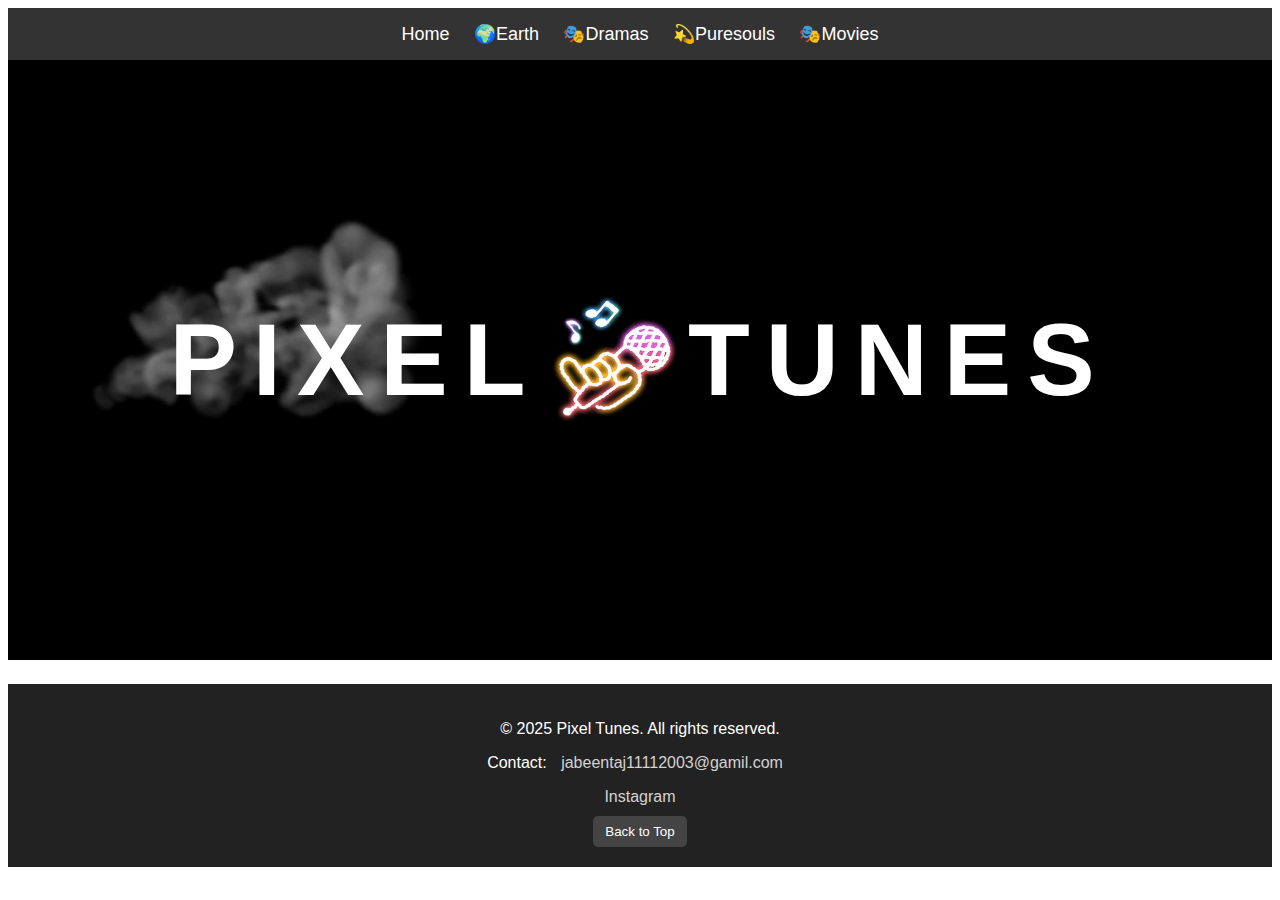
<file: index.html>
<!DOCTYPE html>
<html lang="en">
<head>
    <meta charset="UTF-8">
    <meta name="viewport" content="width=device-width, initial-scale=1.0">
           

    <title>Pixel Tunes</title>
    <link rel="icon" type="image/x-icon" href="pixelTunes.jpg">

    <style>
        body { font-family: Arial, sans-serif; text-align: center; }
        header { background: #333; color: white; padding: 15px; }
        header a { color: white; text-decoration: none; padding: 10px; font-size: 18px; }
        header a:hover { background: #555; }
        iframe { width: 100%; height: 600px; border: none; }
    </style>
</head>
<body>
<header>
    <a href="#" onclick="loadPage('intro.html')">Home</a>
    <a href="#" onclick="loadPage('Earth.html')">🌍Earth</a>
    <a href="#" onclick="loadPage('drama.html')">🎭Dramas</a>
    <a href="#" onclick="loadPage('puresouls.html')">💫Puresouls</a>
    <a href="#" onclick="loadPage('movie.html')">🎭Movies</a>
</header>

<iframe id="content-frame" src="intro.html"></iframe>
<footer>
    <p>&copy; 2025 Pixel Tunes. All rights reserved.</p>
    <p>Contact: <a href="mailto:jabeentaj11112003@gmail.com">jabeentaj11112003@gamil.com</a></p>
    
    <div>
    
     
        <a href="https://www.instagram.com/jabeen_taj_princess?igsh=YjZuYmtjbHlleXli" target="_blank">Instagram</a>
    </div>
    <button onclick="scrollToTop()">Back to Top</button>
</footer>

<script>
    function scrollToTop() {
        window.scrollTo({ top: 0, behavior: 'smooth' });
    }

    document.addEventListener("contextmenu", (event) => event.preventDefault());
    document.addEventListener("keydown", (event) => {
        if (event.ctrlKey && (event.key === "u" || event.key === "s" || event.key === "i" || event.key === "j")) {
            event.preventDefault();
        }
    });
</script>

<style>
    footer {
        background: #222;
        color: white;
        text-align: center;
        padding: 20px;
        margin-top: 20px;
        position: relative;
    }
    footer a {
        color: lightgray;
        text-decoration: none;
        margin: 0 10px;
    }
    footer a:hover {
        color: white;
    }
    button {
        margin-top: 10px;
        padding: 8px 12px;
        background: #444;
        color: white;
        border: none;
        cursor: pointer;
        border-radius: 5px;
    }
    button:hover {
        background: #666;
    }
</style>


<script>
    function loadPage(page) {
        document.getElementById("content-frame").src = page;
    }
</script>
</body>
</html>
</file>
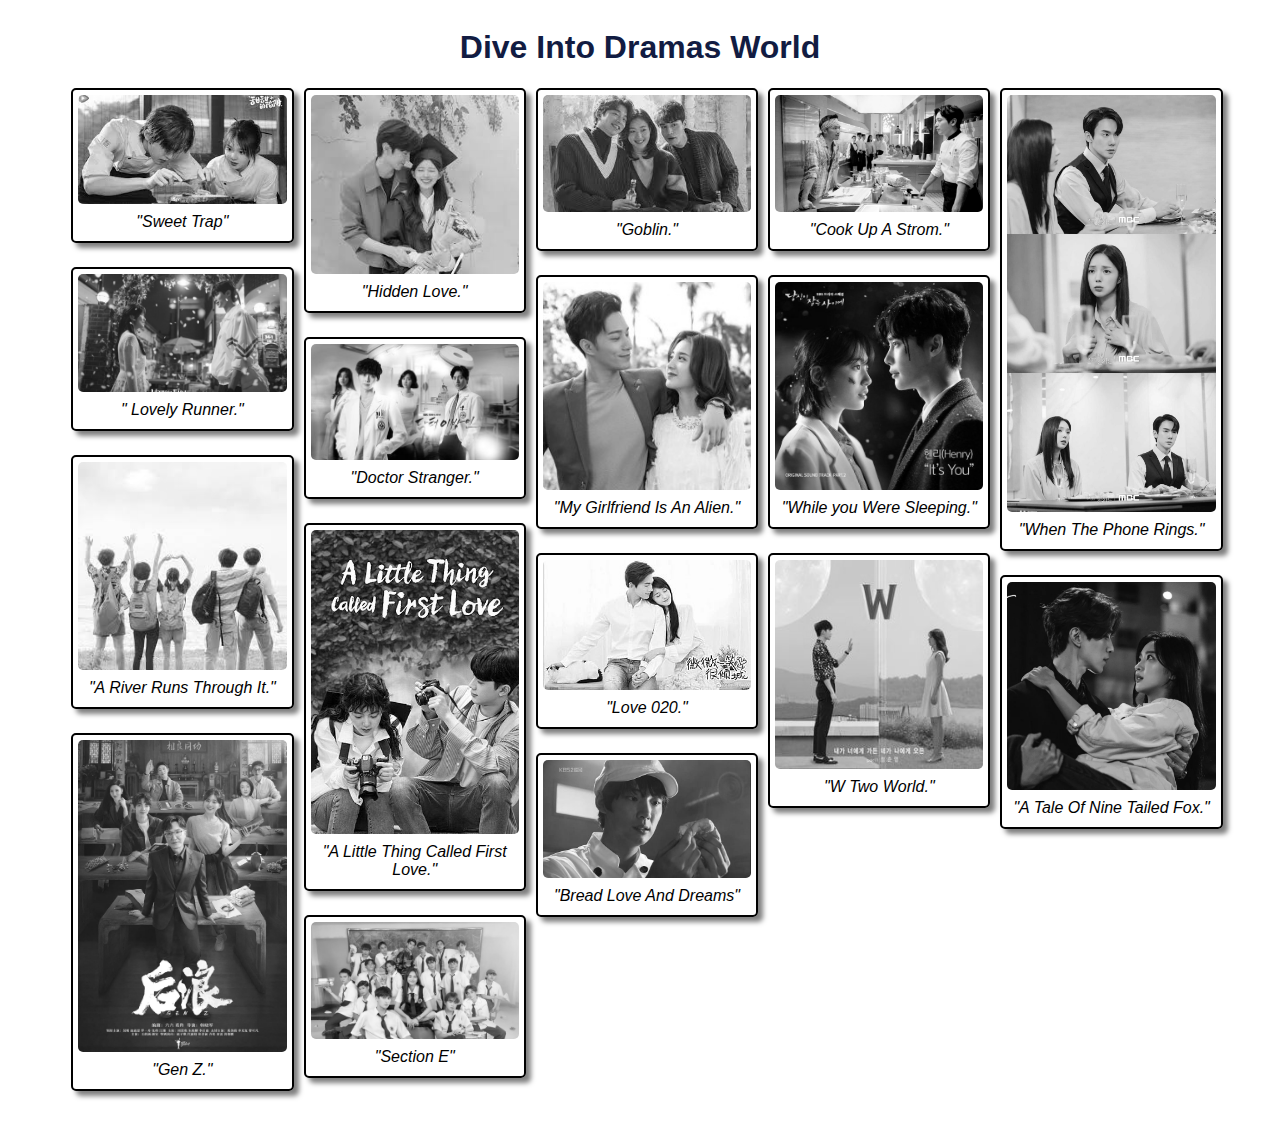
<file: drama.html>
<!DOCTYPE html>
<html>
    <head>
        <link rel="stylesheet" href="styles.css">
        <title>IMG </title>
    </head>


   
<h1>Dive Into Dramas World</h1>

<div class="grid-container">
  <div>
    <img class='grid-item grid-item-1' src='image for drama/img12 sweet trap.jpeg' alt='sweet trap' data-audio="sweettrap-audio">
    <p>"Sweet Trap"</p>
    <audio id="sweettrap-audio">
      <source src="drama audio/sweet trapp.mp3" type="audio/mpeg">
      Your browser does not support the audio element.
    </audio>
  </div>

  <div>
    <img class='grid-item grid-item-2' src='image for drama/img1 lovely runner.webp' alt='Lr' data-audio="runner-audio">
    <p>" Lovely Runner."</p>
    <audio id="runner-audio">
      <source src="drama audio/lovely runner.mp3" type="audio/mpeg">
      Your browser does not support the audio element.
    </audio>
  </div>

  <div>
    <img class='grid-item grid-item-3' src='image for drama/img2 river runs.jpeg' alt='river' data-audio="river-audio">
    <p>"A River Runs Through It."</p>
    <audio id="river-audio">
      <source src="drama audio/river runs through it.mp3" type="audio/mpeg">
      Your browser does not support the audio element.
    </audio>
  </div>

  <div>
    <img class='grid-item grid-item-4' src='image for drama/img3 genz.jpg' alt='genz' data-audio="genz-audio">
    <p>"Gen Z."</p>
    <audio id="genz-audio">
      <source src="drama audio/genz.mp3" type="audio/mpeg">
      Your browser does not support the audio element.
    </audio>
  </div>

  <div>
    <img class='grid-item grid-item-5' src='image for drama/img3 hidden love.jpeg' alt='Hl' data-audio="hidden-audio">
    <p>"Hidden Love."</p><audio id="hidden-audio">
      <source src="drama audio/hidden lovee.mp3" type="audio/mpeg">
      Your browser does not support the audio element.
    </audio>
  </div>

  <div>
    <img class='grid-item grid-item-11' src='image for drama/img10 doc stranger.jpg' alt='Doc' data-audio="doc-audio">
    <p>"Doctor Stranger."</p>
    <audio id="doc-audio">
      <source src="drama audio/Doc stranger.mp3" type="audio/mpeg">
      Your browser does not support the audio element.
    </audio>
  </div>

  <div>
    <img class='grid-item grid-item-6' src='image for drama/img4 little thing.jpg' alt='Lh' data-audio="littlething-audio">
    <p>"A Little Thing Called First Love."</p>
    <audio id="littlething-audio">
      <source src="drama audio/A little thing called 1st love.mp3" type="audio/mpeg">
      Your browser does not support the audio element.
    </audio>
  </div>

  <div>
    <img class='grid-item grid-item-7' src='image for drama/img5 secE.avif' alt='Se' data-audio="secE-audio">
    <p>"Section E"</p>
    <audio id="secE-audio">
      <source src="drama audio/secE.mp3" type="audio/mpeg">
      Your browser does not support the audio element.
    </audio>
  </div>

  <div>
    <img class='grid-item grid-item-8' src='image for drama/img6 goblin.jpeg' alt='Gob' data-audio="Goblin-audio">
    <p>"Goblin."</p>
    <audio id="Goblin-audio">
      <source src="drama audio/goblin.mp3" type="audio/mpeg">
      Your browser does not support the audio element.
    </audio>
  </div>

  <div>
    <img class='grid-item grid-item-9' src='image for drama/img7 my girlfrnd.jpg' alt='Mga' data-audio="alien-audio">
    <p>"My Girlfriend Is An Alien."</p>
    <audio id="alien-audio">
      <source src="drama audio/my girlfriend is an alien.mp3" type="audio/mpeg">
      Your browser does not support the audio element.
    </audio>
  </div>

  <div>
    <img class='grid-item grid-item-10' src='image for drama/img9 020.jpg' alt='020' data-audio="020-audio">
    <p>"Love 020."</p>
    <audio id="020-audio">
      <source src="drama audio/love 020.mp3" type="audio/mpeg">
      Your browser does not support the audio element.
    </audio>
  </div>
  
  <div>
    <img class='grid-item grid-item-12' src='image for drama/img11 bread love and dreams.jpg' alt='bread' data-audio="bread-audio">
    <p>"Bread Love And Dreams"</p>
    <audio id="bread-audio">
      <source src="drama audio/bread love.mp3" type="audio/mpeg">
      Your browser does not support the audio element.
    </audio>
  </div>

  <div>
    <img class='grid-item grid-item-13' src='image for drama/img11 cook up a strom.jpg' alt='cook' data-audio="cook-audio">
    <p>"Cook Up A Strom."</p>
    <audio id="cook-audio">
      <source src="drama audio/cook up.mp3" type="audio/mpeg">
      Your browser does not support the audio element.
    </audio>
  </div>

  <div>
    <img class='grid-item grid-item-14' src='image for drama/img13 while you were sleeping.jpg' alt='sleep' data-audio="whileusleep-audio">
    <p>"While you Were Sleeping."</p>
    <audio id="whileusleep-audio">
      <source src="drama audio/sleep.mp3" type="audio/mpeg">
      Your browser does not support the audio element.
    </audio>
  </div>

  <div>
    <img class='grid-item grid-item-15' src='image for drama/imggg12 W world.jpg' alt='w world' data-audio="W world-audio">
    <p>"W Two World."</p>
    <audio id="W world-audio">
      <source src="drama audio/w world.mp3" type="audio/mpeg">
      Your browser does not support the audio element.
    </audio>
  </div>

  <div>
    <img class='grid-item grid-item-16' src='image for drama/img 13 when the phone rings.jpeg' alt='phone' data-audio="phone-audio">
    <p>"When The Phone Rings."</p>
    <audio id="phone-audio">
      <source src="drama audio/when the phone rings.mp3" type="audio/mpeg">
      Your browser does not support the audio element.
    </audio>
  </div>

  <div>
   <img class='grid-item grid-item-17' src='image for drama/img14 nine tailed.webp' alt='nine tailed'  data-audio="ninetailed-audio">
  <p>"A Tale Of Nine Tailed Fox."</p>
  <audio id="ninetailed-audio">
    <source src="drama audio/nine tailed fox.mp3" type="audio/mpeg">
    Your browser does not support the audio element.
  </audio>
</div>
<script src="Script.js"></script>

</div>
</html>
</file>
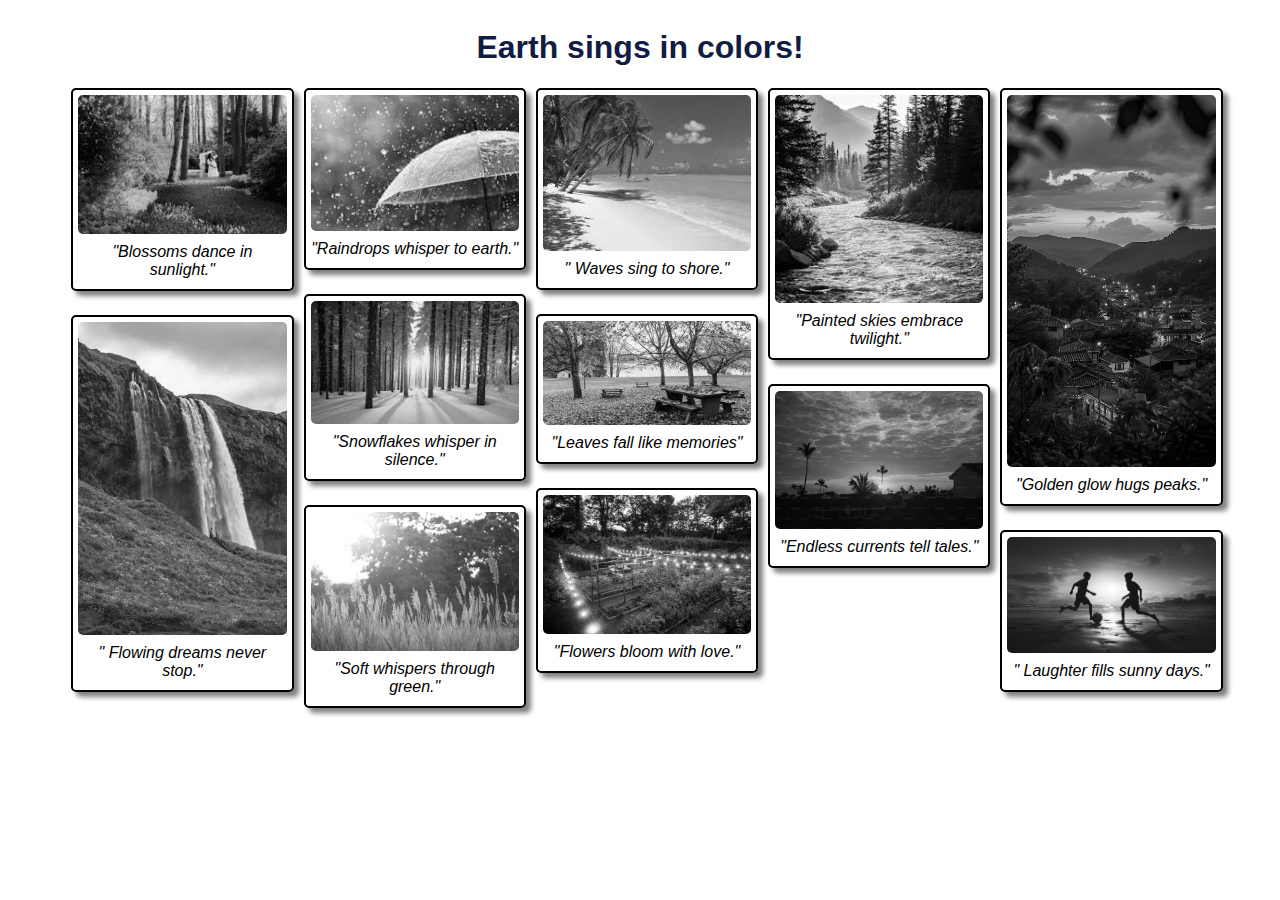
<file: Earth.html>
<!DOCTYPE html>
<html>
    <head>
        <link rel="stylesheet" href="styles.css">
        <title>IMG </title>
    </head>


<body>
<h1>Earth sings in colors!</h1>

<div class="grid-container">

  <div>
    <img class='grid-item grid-item-1' src='images/image1.jpeg' alt='spring' data-audio="springday-audio">
    <p>"Blossoms dance in sunlight."</p>
    <audio id="springday-audio">
      <source src="audio for  earth/spring day.mp3" type="audio/mpeg">
      Your browser does not support the audio element.
    </audio>
  </div>

  <div>
    <img class='grid-item grid-item-2' src='images/image2.avif' alt='waterfall' data-audio="waterfall-audio">
    <p>" Flowing dreams never stop."</p>
    <audio id="waterfall-audio">
      <source src="audio for  earth/waterfall.mp3" type="audio/mpeg">
      Your browser does not support the audio element.
    </audio>
  </div>

  <div>
    <img class='grid-item grid-item-3' src='images/image3.jpeg' alt='rain' data-audio="rain-audio">
    <p>"Raindrops whisper to earth."</p>
    <audio id="rain-audio">
      <source src="audio for  earth/rain.mp3" type="audio/mpeg">
      Your browser does not support the audio element.
    </audio>
  </div>

  <div>
    <img class='grid-item grid-item-4' src='images/image4.jpeg' alt='winter' data-audio="winter-audio">
    <p>"Snowflakes whisper in silence."</p>
    <audio id="winter-audio">
      <source src="audio for  earth/winter.mp3" type="audio/mpeg">
  </div>

  <div>
    <img class='grid-item grid-item-5' src='images/image5.avif' alt='grass breeze' data-audio="grass breeze-audio">
    <p>"Soft whispers through green."</p>
    <audio id="grass breeze-audio">
      <source src="audio for  earth/gentle breeze.mp3" type="audio/mpeg">
      Your browser does not support the audio element.
    </audio>
  </div>

  <div>
    <img class='grid-item grid-item-6' src='images/image6.jpeg' alt='beach' data-audio="beach-audio">
    <p>" Waves sing to shore."</p>
    <audio id="beach-audio">
      <source src="audio for  earth/beach.mp3" type="audio/mpeg">
      Your browser does not support the audio element.
    </audio>
  </div>

  <div>
    <img class='grid-item grid-item-7' src='images/image7.jpeg' alt='autumn' data-audio="autumn-audio">
    <p>"Leaves fall like memories"</p>
    <audio id="autumn-audio">
      <source src="audio for  earth/autumn.mp3" type="audio/mpeg">
      Your browser does not support the audio element.
    </audio>
  </div>

  <div>
    <img class='grid-item grid-item-8' src='images/image8.webp' alt='garden'data-audio="garden-audio">
    <p>"Flowers bloom with love."</p>
    <audio id="garden-audio">
      <source src="audio for  earth/garden.mp3" type="audio/mpeg">
      Your browser does not support the audio element.
    </audio>
  </div>
  
<div>
  <img class='grid-item grid-item-10' src='images/image9.jpeg' alt='river'data-audio="river-audio">
  <p>"Painted skies embrace twilight."</p>
  <audio id="river-audio">
    <source src="audio for  earth/river.mp3" type="audio/mpeg">
    Your browser does not support the audio element.
  </audio>
</div>



  <div>
    <img class='grid-item grid-item-11' src='images/image10.jpeg' alt='sunset'data-audio="sunset-audio">
    <p>"Endless currents tell tales."</p>
    <audio id="sunset-audio">
      <source src="audio for  earth/sunset.mp3" type="audio/mpeg">
      Your browser does not support the audio element.
    </audio>
  </div>

  <div>
    <img class='grid-item grid-item-12' src='images/image11.jpg' alt='mountain view' data-audio="mountain-audio">
    <p>"Golden glow hugs peaks."</p>
    <audio id="mountain-audio">
      <source src="audio for  earth/mountain.mp3" type="audio/mpeg">
      Your browser does not support the audio element.
  </audio>
  </div>

  <div>
    <img class='grid-item grid-item-9' src='images/summer.jpg' alt='spring' data-audio="summer-audio">
    <p>" Laughter fills sunny days."</p>
    <audio id="summer-audio">
      <source src="audio for  earth/summer.mp3" type="audio/mpeg">
      Your browser does not support the audio element.
    </audio>
  </div>

</div>
     <script src="Script.js"></script>
</body>
</html>
</file>
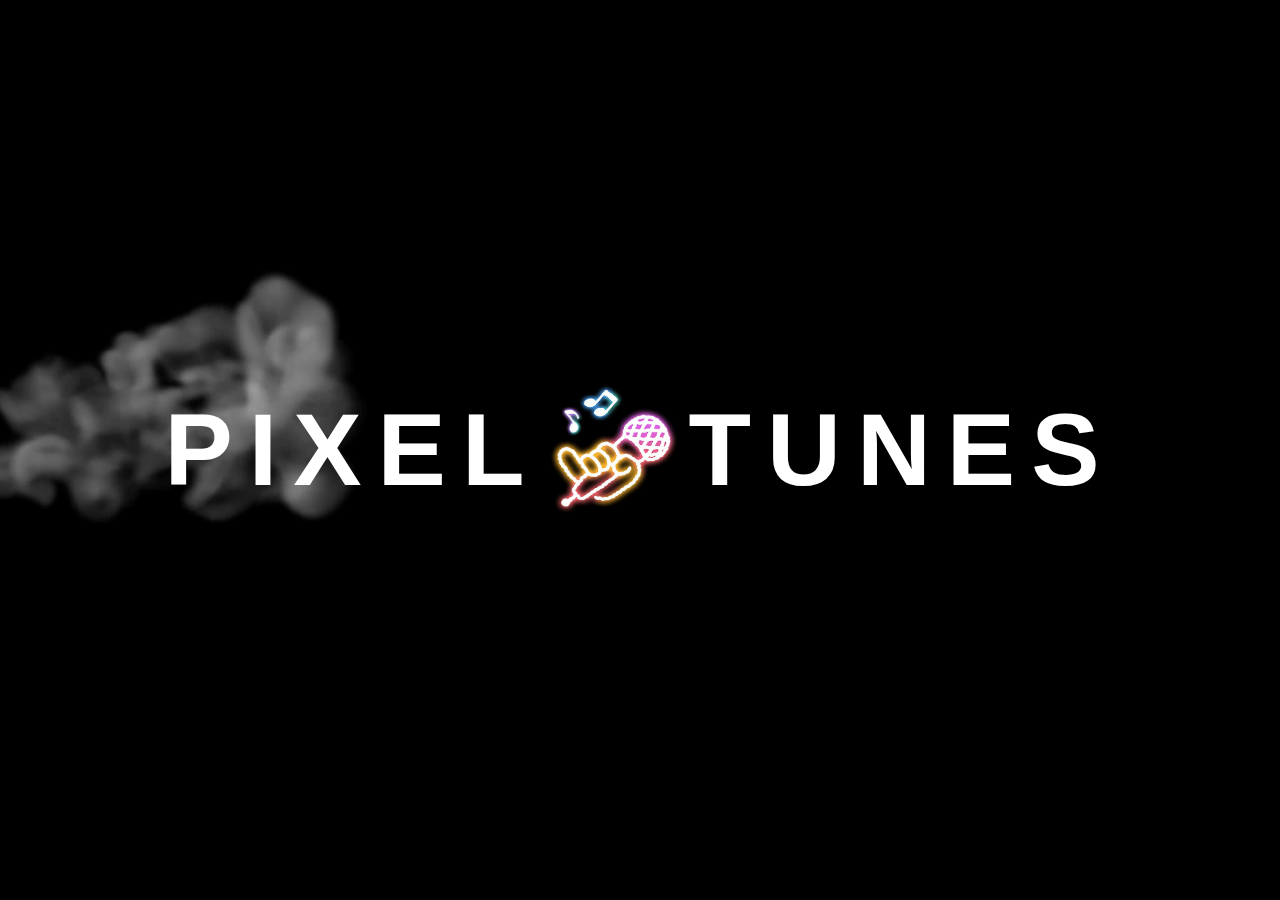
<file: intro.html>
<html lang="en">
    <head>
        <meta charset="UTF-8">
        <meta http-equiv="X-UA-Compatible"content="IE=edge">
        <meta name="viweport"content="width-device-width,initial-scale=1.0">
        <link rel="stylesheet"href="smoke.css">
        <title> smoke effect on name </title>
    </head>
    <body>
        <section>
            <video src="smoke.mp4"autoplay muted loop></video>
            <h1>
                <span>PIXEL</span>
                
                <span><img src="7.png" height="70px" width="70px"></span>

                <span>TUNES</span>
            </h1>
        </section>

    
    </body>
</html>
</file>
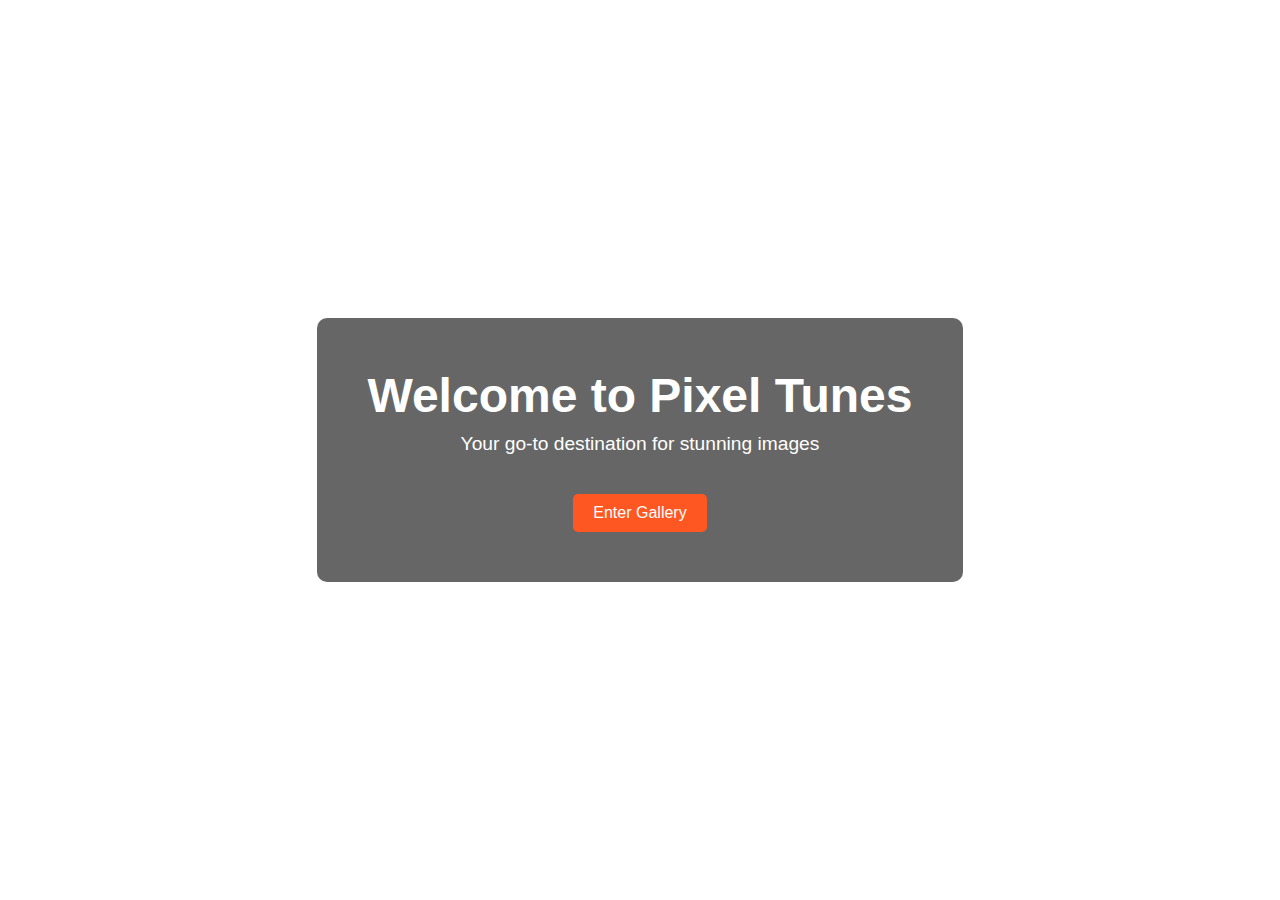
<file: intro2.html>
<!DOCTYPE html>
<html lang="en">
<head>
    <meta charset="UTF-8">
    <meta name="viewport" content="width=device-width, initial-scale=1.0">
    <title>Welcome to Pixel Tunes</title>
    <style>
        
        body {
            margin: 0;
            padding: 0;
            font-family: Arial, sans-serif;
            display: flex;
            justify-content: center;
            align-items: center;
            height: 100vh;
            background: url('https://source.unsplash.com/1600x900/?nature,landscape') no-repeat center center/cover;
            color: white;
            text-align: center;
        }
        .container {
            background: rgba(0, 0, 0, 0.6);
            padding: 50px;
            border-radius: 10px;
        }
        h1 {
            font-size: 3em;
            margin: 0;
        }
        p {
            font-size: 1.2em;
            margin-top: 10px;
        }
        .btn {
            display: inline-block;
            margin-top: 20px;
            padding: 10px 20px;
            font-size: 1em;
            color: white;
            background: #ff5722;
            text-decoration: none;
            border-radius: 5px;
            transition: 0.3s;
        }
        .btn:hover {
            background: #e64a19;
        }
    </style>
</head>
<body>
    <div class="container">
        <h1>Welcome to Pixel Tunes</h1>
        <p>Your go-to destination for stunning images</p>
        <a href="gallery.html" class="btn">Enter Gallery</a>
    </div>
</body>
</html>
</file>
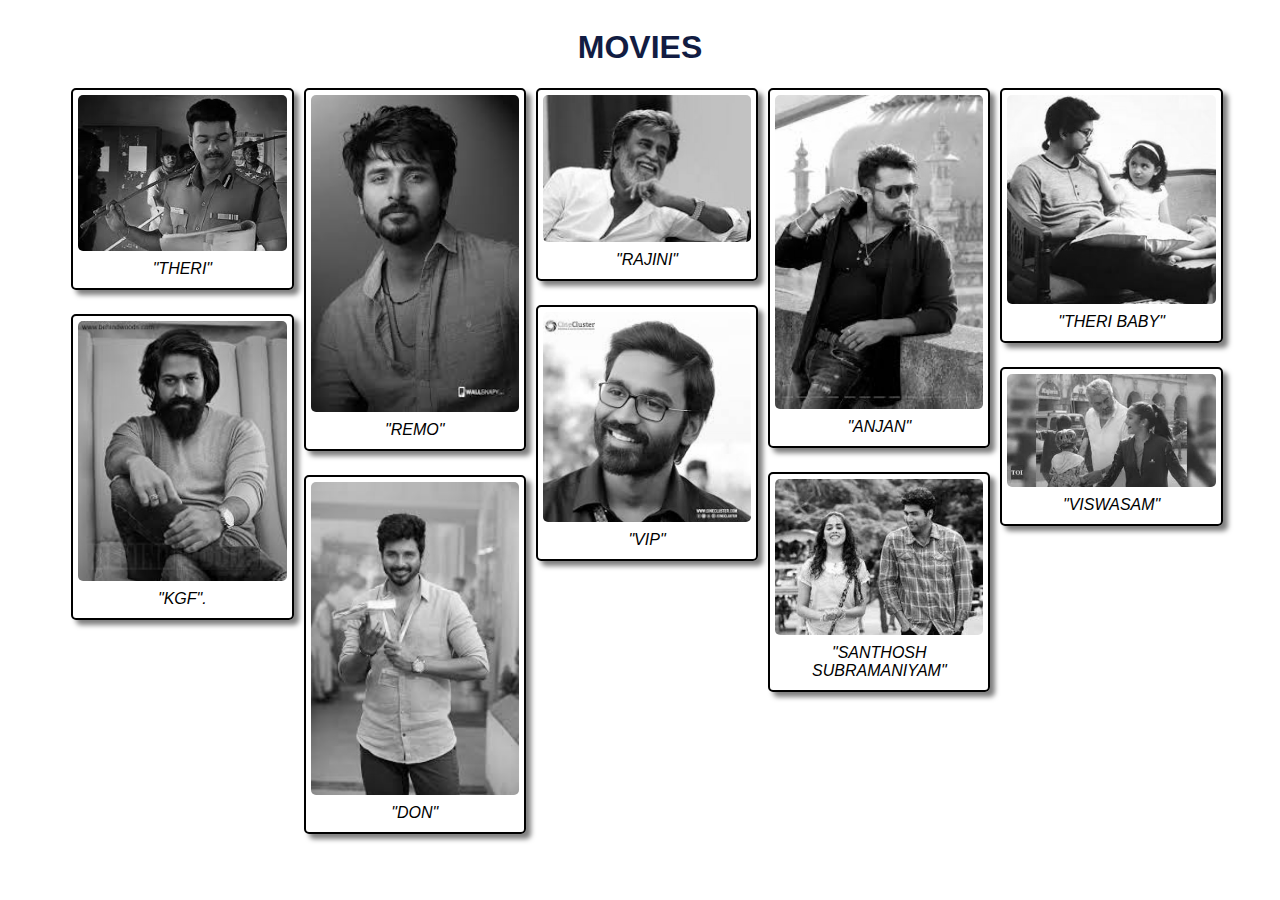
<file: movie.html>
<!DOCTYPE html>
<html>
    <head>
      <title>Movies</title>
        <link rel="stylesheet" href="styles.css">
    </head>

<h1>MOVIES</h1>
<div class="grid-container">
  <div>
    <img class='grid-item grid-item-1' src='image/theri.jpg' alt='vijay' data-audio="vijay-audio">
    <p>"THERI"</p>
    <audio id="vijay-audio">
      <source src="movie audio/theri.mp3" type="audio/mpeg"> 
    </audio>
  </div>
  <div>
    <img class='grid-item grid-item-2' src='image/yash.jpg' alt='kgf' data-audio="kgf-audio">
    <p>"KGF".</p>
    <audio id="kgf-audio">
        <source src="movie audio/kgf.mp3" type="audio/mpeg">
      </audio>
  </div>
  <div>
    <img class='grid-item grid-item-6' src='image/remo.jpg' alt='remo' data-audio="remo-audio">
    <p>"REMO"</p>
    <audio id="remo-audio">
        <source src="movie audio/remo.mp3" type="audio/mpeg">
      </audio>
  </div>
  <div>
    <img class='grid-item grid-item-4' src='image/don.jpg' alt='don' data-audio="don-audio">
    <p>"DON"</p>
    <audio id="don-audio">
        <source src="movie audio/don.mp3" type="audio/mpeg">
      </audio>
  </div>
  <div>
    <img class='grid-item grid-item-5' src='image/rajini.jpg' alt='rajini' data-audio="rajini-audio">
    <p>"RAJINI"</p>
    <audio id="rajini-audio">
      <source src="movie audio/rajini.mp3" type="audio/mpeg">
    </audio>
  </div>
  <div>
    <img class='grid-item grid-item-3' src='image/vip.jpg' alt='vip' data-audio="vip-audio">
    <p>"VIP"</p>
    <audio id="vip-audio">
      <source src="movie audio/vip.mp3" type="audio/mpeg">
    </audio>
  </div>
  <div>
    <img class='grid-item grid-item-7' src='image/anjan.jpg' alt='anjan' data-audio="anjan-audio">
    <p>"ANJAN"</p>
    <audio id="anjan-audio">
      <source src="movie audio/anjan.mp3" type="audio/mpeg">
    </audio>
  </div>
  <div>
    <img class='grid-item grid-item-8' src='image/santhosh subramaniyam.jpg' alt='santhosh subramaniyam' data-audio="santhosh subramaniyam-audio">
    <p>"SANTHOSH SUBRAMANIYAM"</p>
    <audio id="santhosh subramaniyam-audio">
      <source src="movie audio/santhosh subramaniyam.mp3" type="audio/mpeg">
    </audio>
  </div>
  <div>
    <img class='grid-item grid-item-9' src='image/theri baby.jpg' alt='theri baby' data-audio="theri baby-audio">
    <p>"THERI BABY"</p>
    <audio id="theri baby-audio">
      <source src="movie audio/theri baby.mp3" type="audio/mpeg">
    </audio>
  </div> 
  <div>
    <img class='grid-item grid-item-10' src='image/viswasam.jpg' alt='viswasam' data-audio="viswasam-audio">
    <p>"VISWASAM"</p>
    <audio id="viswasam-audio">
      <source src="movie audio/viswasam.mp3" type="audio/mpeg">
      Your browser does not support the audio element.
    </audio>
  </div>
  <script src="Script.js"></script>
</div>
</html>
</file>
<file: styles.css>
body {
    display: flex;
    justify-content: center;
    align-items: center;
    flex-direction: column;
    font-family: sans-serif;
  }
  h1 {
    color: rgb(18, 28, 66);
  }

  .grid-container {
    columns: 5 200px;
    column-gap: 1.5rem;
    width: 90%;
    margin: 0 auto;
    div {
      width: 150px;
      margin: 0 1.5rem 1.5rem 0;
      display: inline-block;
      width: 100%;
      border: solid 2px black;
      padding: 5px;
      box-shadow: 5px 5px 5px rgba(0,0,0,0.5);
      border-radius: 5px;
      transition: all .25s ease-in-out;
      &:hover img {
        filter: grayscale(0);
      }
      &:hover {
        border-color: coral;
      }
      img {
        width: 100%;
        filter: grayscale(100%);
        border-radius: 5px;
        transition: all .25s ease-in-out;
      }
      p {
        margin: 5px 0;
        padding: 0;
        text-align: center;
        font-style: italic;
      }
    }
  }
</file>
<file: smoke.css>
* {
    margin: 0;
    padding: 0;
    box-sizing: border-box;
    overflow: hidden;
}

body {
    background: #000;
    height: 100vh;
    display: flex;
    justify-content: center;
    align-items: center;
}

section {
    position: relative;
    width: 100%;
    height: 100vh;
    display: flex;
    justify-content: center;
    align-items: center;
}

video {
    position: absolute;
    width: 100%;
    height: 100%;
    object-fit: cover;
    opacity: 0.7; 
}

h1 {
    position: absolute;
    display: flex;
    flex-wrap: wrap; 
    align-items: center;
    justify-content: center;
    color: #fff;
    font-size: 8vw; 
    font-family: sans-serif;
    z-index: 1;
    letter-spacing: 1rem;
    text-transform: uppercase;
    white-space: nowrap;
}

h1 span img {
    height: 10vw; 
    width: 10vw;
    margin: 0 10px;
}


@media (max-width: 768px) {
    h1 {
        font-size: 6vw;
        letter-spacing: 0.5rem;
    }
    
    h1 span img {
        height: 8vw;
        width: 8vw;
    }
}

@media (max-width: 480px) {
    h1 {
        font-size: 4vw;
        letter-spacing: 0.3rem;
    }
    
    h1 span img {
        height: 6vw;
        width: 6vw;
    }
}

h1 span {
    display: inline-block;
    animation: animate 0.5s ease-in-out;
}

@keyframes animate {
    0% {
        opacity: 0;
        transform: rotateY(90deg);
        filter: blur(10px);
    }
    100% {
        opacity: 1;
        transform: rotateY(0deg);
        filter: blur(0);
    }
}
</file>
